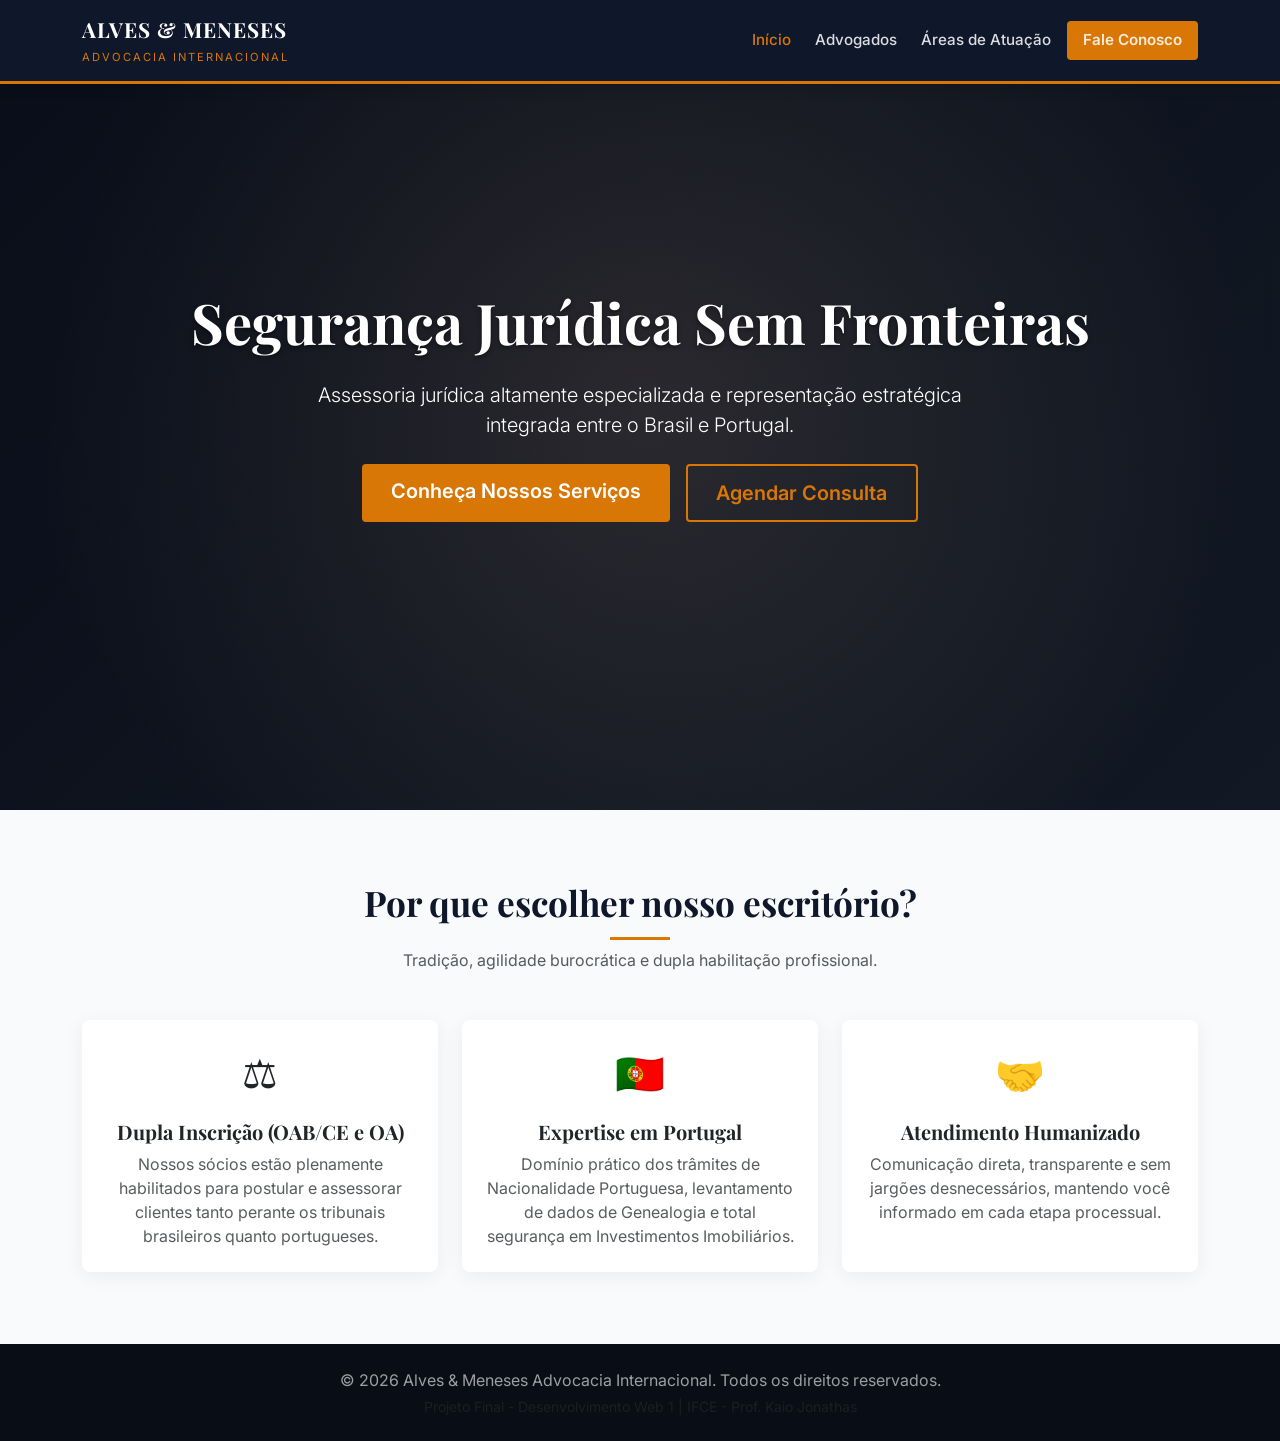
<file: index.html>
<!DOCTYPE html>
<html lang="pt-BR">
<head>
    <meta charset="UTF-8">
    <meta name="viewport" content="width=device-width, initial-scale=1.0">
    <title>Alves & Meneses | Advocacia Internacional Brasil - Portugal</title>
    <link rel="preconnect" href="https://fonts.googleapis.com">
    <link rel="preconnect" href="https://fonts.gstatic.com" crossorigin>
    <link href="https://fonts.googleapis.com/css2?family=Inter:wght@300;400;500;600&family=Playfair+Display:wght@600;700&display=swap" rel="stylesheet">
    <link href="https://cdn.jsdelivr.net/npm/bootstrap@5.3.2/dist/css/bootstrap.min.css" rel="stylesheet">
    <link rel="stylesheet" href="css/style.css">
</head>
<body>

    <header>
        <nav class="navbar navbar-expand-lg navbar-dark fixed-top custom-navbar">
            <div class="container">
                <a class="navbar-brand brand-title" href="index.html">
                    ALVES & MENESES<br><span class="brand-subtitle">Advocacia Internacional</span>
                </a>
                <button class="navbar-toggler" type="button" data-bs-toggle="collapse" data-bs-target="#navbarNav" aria-controls="navbarNav" aria-expanded="false" aria-label="Alternar navegação">
                    <span class="navbar-toggler-icon"></span>
                </button>
                <div class="collapse navbar-collapse justify-content-end" id="navbarNav">
                    <ul class="navbar-nav gap-2">
                        <li class="nav-item"><a class="nav-link active" aria-current="page" href="index.html">Início</a></li>
                        <li class="nav-item"><a class="nav-link" href="sobre.html">Advogados</a></li>
                        <li class="nav-item"><a class="nav-link" href="portfolio.html">Áreas de Atuação</a></li>
                        <li class="nav-item"><a class="nav-link btn-destaque-nav" href="contato.html">Fale Conosco</a></li>
                    </ul>
                </div>
            </div>
        </nav>
    </header>

    <main>
        <section class="hero-section d-flex align-items-center text-center">
            <div class="hero-overlay"></div>
            <div class="container hero-content position-relative">
                <h1 class="display-4 fw-bold">Segurança Jurídica Sem Fronteiras</h1>
                <p class="lead my-4 max-w-700 mx-auto">Assessoria jurídica altamente especializada e representação estratégica integrada entre o Brasil e Portugal.</p>
                <div class="d-flex justify-content-center gap-3 flex-wrap">
                    <a href="portfolio.html" class="btn btn-custom-primary btn-lg">Conheça Nossos Serviços</a>
                    <a href="contato.html" class="btn btn-custom-outline btn-lg">Agendar Consulta</a>
                </div>
            </div>
        </section>

        <section class="py-5 section-fundo-claro">
            <div class="container py-4">
                <div class="text-center mb-5">
                    <h2 class="section-title">Por que escolher nosso escritório?</h2>
                    <p class="text-muted">Tradição, agilidade burocrática e dupla habilitação profissional.</p>
                </div>

                <div class="row g-4">
                    <div class="col-md-4">
                        <div class="card h-100 card-diferencial text-center p-4">
                            <div class="card-icon mb-3">⚖️</div>
                            <h3 class="card-title h5 fw-bold">Dupla Inscrição (OAB/CE e OA)</h3>
                            <p class="card-text text-muted">Nossos sócios estão plenamente habilitados para postular e assessorar clientes tanto perante os tribunais brasileiros quanto portugueses.</p>
                        </div>
                    </div>
                    <div class="col-md-4">
                        <div class="card h-100 card-diferencial text-center p-4">
                            <div class="card-icon mb-3">🇵🇹</div>
                            <h3 class="card-title h5 fw-bold">Expertise em Portugal</h3>
                            <p class="card-text text-muted">Domínio prático dos trâmites de Nacionalidade Portuguesa, levantamento de dados de Genealogia e total segurança em Investimentos Imobiliários.</p>
                        </div>
                    </div>
                    <div class="col-md-4">
                        <div class="card h-100 card-diferencial text-center p-4">
                            <div class="card-icon mb-3">🤝</div>
                            <h3 class="card-title h5 fw-bold">Atendimento Humanizado</h3>
                            <p class="card-text text-muted">Comunicação direta, transparente e sem jargões desnecessários, mantendo você informado em cada etapa processual.</p>
                        </div>
                    </div>
                </div>
            </div>
        </section>
    </main>

    <footer class="footer-custom py-4">
        <div class="container text-center">
            <p class="mb-1">&copy; 2026 Alves & Meneses Advocacia Internacional. Todos os direitos reservados.</p>
            <p class="text-muted small mb-0">Projeto Final - Desenvolvimento Web 1 | IFCE - Prof. Kaio Jonathas</p>
        </div>
    </footer>

    <script src="https://cdn.jsdelivr.net/npm/bootstrap@5.3.2/dist/js/bootstrap.bundle.min.js"></script>
</body>
</html>
</file>
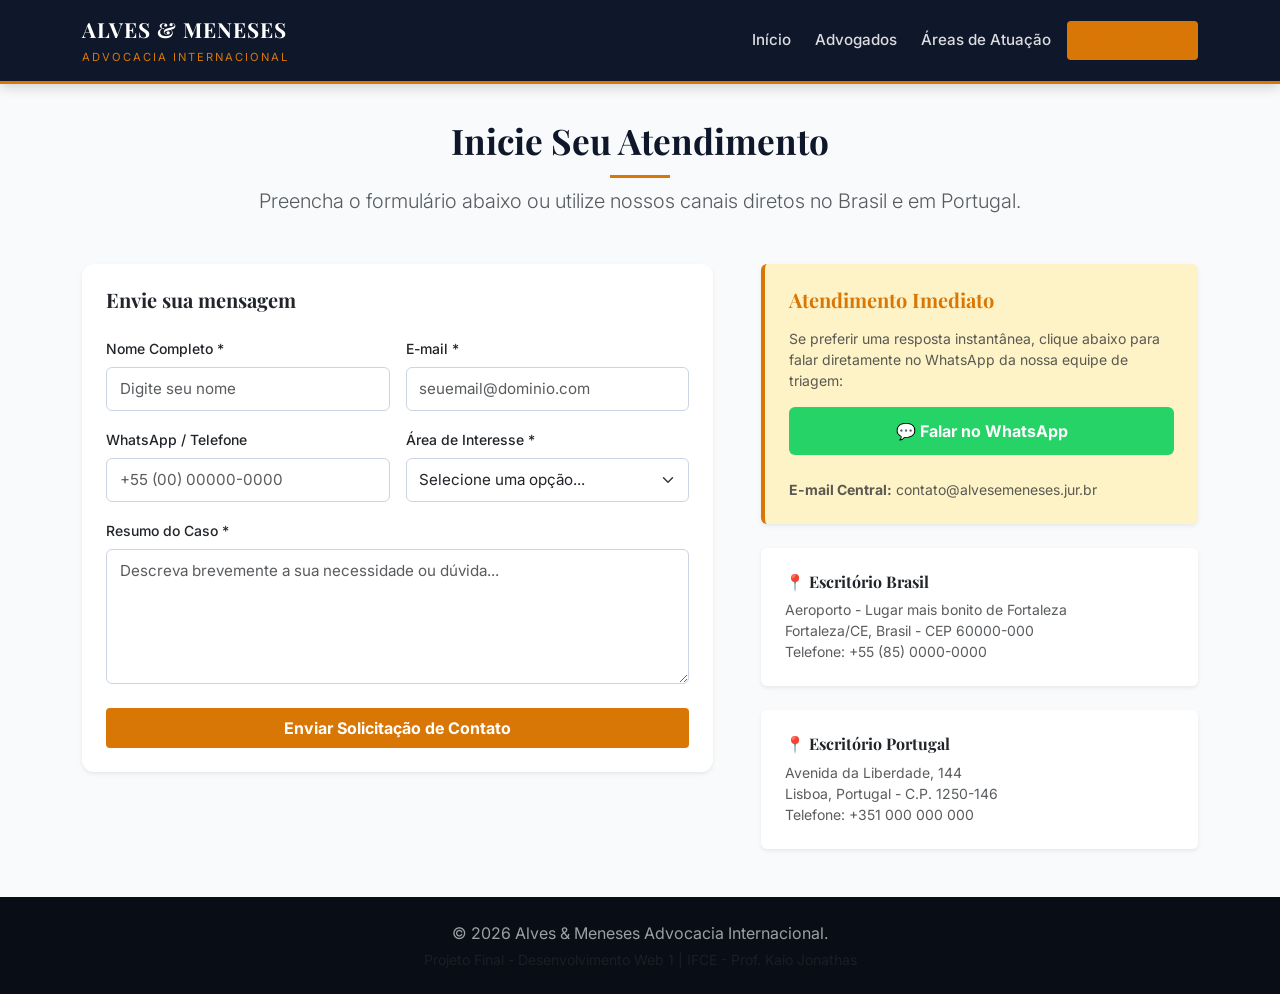
<file: contato.html>
<!DOCTYPE html>
<html lang="pt-BR">
<head>
    <meta charset="UTF-8">
    <meta name="viewport" content="width=device-width, initial-scale=1.0">
    <title>Contato | Alves & Meneses</title>
    <link rel="preconnect" href="https://fonts.googleapis.com">
    <link rel="preconnect" href="https://fonts.gstatic.com" crossorigin>
    <link href="https://fonts.googleapis.com/css2?family=Inter:wght@300;400;500;600&family=Playfair+Display:wght@600;700&display=swap" rel="stylesheet">
    <link href="https://cdn.jsdelivr.net/npm/bootstrap@5.3.2/dist/css/bootstrap.min.css" rel="stylesheet">
    <link rel="stylesheet" href="css/style.css">
</head>
<body class="body-padrao">

    <header>
        <nav class="navbar navbar-expand-lg navbar-dark fixed-top custom-navbar">
            <div class="container">
                <a class="navbar-brand brand-title" href="index.html">
                    ALVES & MENESES<br><span class="brand-subtitle">Advocacia Internacional</span>
                </a>
                <button class="navbar-toggler" type="button" data-bs-toggle="collapse" data-bs-target="#navbarNav" aria-controls="navbarNav">
                    <span class="navbar-toggler-icon"></span>
                </button>
                <div class="collapse navbar-collapse justify-content-end" id="navbarNav">
                    <ul class="navbar-nav gap-2">
                        <li class="nav-item"><a class="nav-link" href="index.html">Início</a></li>
                        <li class="nav-item"><a class="nav-link" href="advogados.html">Advogados</a></li>
                        <li class="nav-item"><a class="nav-link" href="portfolio.html">Áreas de Atuação</a></li>
                        <li class="nav-item"><a class="nav-link active btn-destaque-nav" aria-current="page" href="contato.html">Fale Conosco</a></li>
                    </ul>
                </div>
            </div>
        </nav>
    </header>

    <main class="container py-5 mt-5">
        <div class="text-center mb-5 pt-4">
            <h1 class="section-title">Inicie Seu Atendimento</h1>
            <p class="lead text-muted">Preencha o formulário abaixo ou utilize nossos canais diretos no Brasil e em Portugal.</p>
        </div>

        <div class="row g-5">
            <section class="col-lg-7">
                <div class="card card-form p-4 shadow-sm border-0">
                    <h2 class="h5 fw-bold mb-4">Envie sua mensagem</h2>
                    <form action="#" method="POST" class="row g-3">
                        <div class="col-md-6">
                            <label for="nome" class="form-label fw-medium small">Nome Completo *</label>
                            <input type="text" class="form-control custom-input" id="nome" required placeholder="Digite seu nome">
                        </div>
                        <div class="col-md-6">
                            <label for="email" class="form-label fw-medium small">E-mail *</label>
                            <input type="email" class="form-control custom-input" id="email" required placeholder="seuemail@dominio.com">
                        </div>
                        <div class="col-md-6">
                            <label for="telefone" class="form-label fw-medium small">WhatsApp / Telefone</label>
                            <input type="tel" class="form-control custom-input" id="telefone" placeholder="+55 (00) 00000-0000">
                        </div>
                        <div class="col-md-6">
                            <label for="assunto" class="form-label fw-medium small">Área de Interesse *</label>
                            <select id="assunto" class="form-select custom-input" required>
                                <option value="" selected disabled>Selecione uma opção...</option>
                                <option value="nacionalidade">Nacionalidade Portuguesa</option>
                                <option value="genealogia">Pesquisa Genealógica</option>
                                <option value="imobiliario">Assessoria Imobiliária em Portugal</option>
                                <option value="outro">Outros assuntos jurídicos</option>
                            </select>
                        </div>
                        <div class="col-12">
                            <label for="mensagem" class="form-label fw-medium small">Resumo do Caso *</label>
                            <textarea class="form-control custom-input" id="mensagem" rows="5" required placeholder="Descreva brevemente a sua necessidade ou dúvida..."></textarea>
                        </div>
                        <div class="col-12 mt-4">
                            <button type="submit" class="btn btn-custom-primary w-100 py-2 fw-bold">Enviar Solicitação de Contato</button>
                        </div>
                    </form>
                </div>
            </section>

            <section class="col-lg-5">
                <div class="d-flex flex-column gap-4 h-100 justify-content-between">
                    <div class="card p-4 shadow-sm border-0 bg-fundo-destaque">
                        <h3 class="h5 fw-bold mb-3 text-destaque">Atendimento Imediato</h3>
                        <p class="text-muted small mb-3">Se preferir uma resposta instantânea, clique abaixo para falar diretamente no WhatsApp da nossa equipe de triagem:</p>
                        <a href="https://wa.me/5585999999999" target="_blank" class="btn btn-whatsapp mb-2 fw-bold">
                            💬 Falar no WhatsApp
                        </a>
                        <div class="mt-3 text-muted small">
                            <strong>E-mail Central:</strong> contato@alvesemeneses.jur.br
                        </div>
                    </div>

                    <div class="card p-4 shadow-sm border-0">
                        <h3 class="h6 fw-bold mb-2">📍 Escritório Brasil</h3>
                        <p class="text-muted small mb-0">
                            Aeroporto - Lugar mais bonito de Fortaleza<br>
                            Fortaleza/CE, Brasil - CEP 60000-000<br>
                            Telefone: +55 (85) 0000-0000
                        </p>
                    </div>

                    <div class="card p-4 shadow-sm border-0">
                        <h3 class="h6 fw-bold mb-2">📍 Escritório Portugal</h3>
                        <p class="text-muted small mb-0">
                            Avenida da Liberdade, 144<br>
                            Lisboa, Portugal - C.P. 1250-146<br>
                            Telefone: +351 000 000 000
                        </p>
                    </div>
                </div>
            </section>
        </div>
    </main>

    <footer class="footer-custom py-4 mt-auto">
        <div class="container text-center">
            <p class="mb-1">&copy; 2026 Alves & Meneses Advocacia Internacional.</p>
            <p class="text-muted small mb-0">Projeto Final - Desenvolvimento Web 1 | IFCE - Prof. Kaio Jonathas</p>
        </div>
    </footer>

    <script src="https://cdn.jsdelivr.net/npm/bootstrap@5.3.2/dist/js/bootstrap.bundle.min.js"></script>
</body>
</html>
</file>
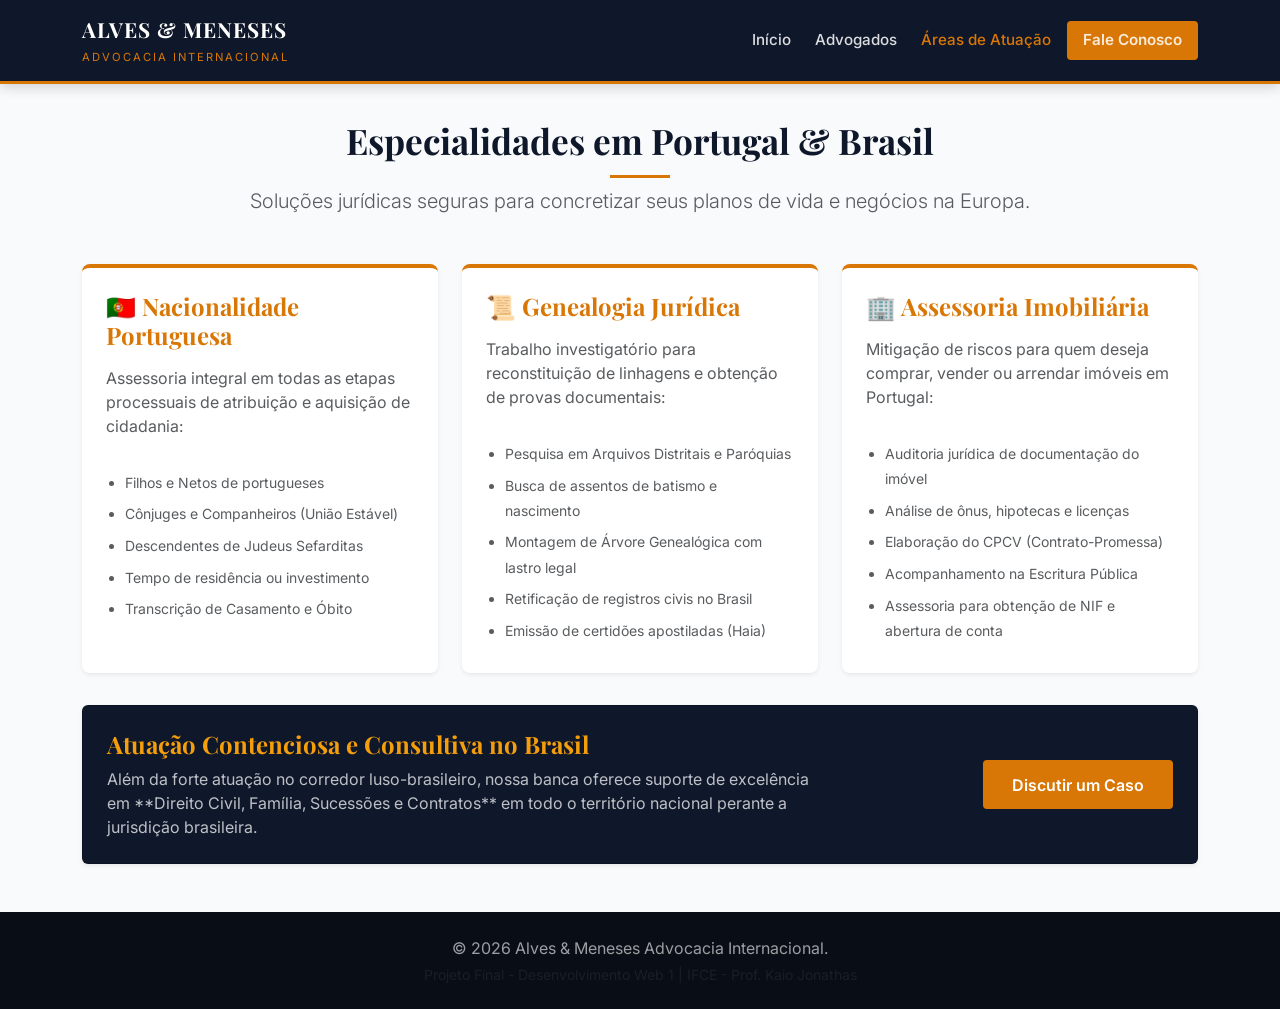
<file: portfolio.html>
<!DOCTYPE html>
<html lang="pt-BR">
<head>
    <meta charset="UTF-8">
    <meta name="viewport" content="width=device-width, initial-scale=1.0">
    <title>Áreas de Atuação | Alves & Meneses</title>
    <link rel="preconnect" href="https://fonts.googleapis.com">
    <link rel="preconnect" href="https://fonts.gstatic.com" crossorigin>
    <link href="https://fonts.googleapis.com/css2?family=Inter:wght@300;400;500;600&family=Playfair+Display:wght@600;700&display=swap" rel="stylesheet">
    <link href="https://cdn.jsdelivr.net/npm/bootstrap@5.3.2/dist/css/bootstrap.min.css" rel="stylesheet">
    <link rel="stylesheet" href="css/style.css">
</head>
<body class="body-padrao">

    <header>
        <nav class="navbar navbar-expand-lg navbar-dark fixed-top custom-navbar">
            <div class="container">
                <a class="navbar-brand brand-title" href="index.html">
                    ALVES & MENESES<br><span class="brand-subtitle">Advocacia Internacional</span>
                </a>
                <button class="navbar-toggler" type="button" data-bs-toggle="collapse" data-bs-target="#navbarNav" aria-controls="navbarNav">
                    <span class="navbar-toggler-icon"></span>
                </button>
                <div class="collapse navbar-collapse justify-content-end" id="navbarNav">
                    <ul class="navbar-nav gap-2">
                        <li class="nav-item"><a class="nav-link" href="index.html">Início</a></li>
                        <li class="nav-item"><a class="nav-link" href="sobre.html">Advogados</a></li>
                        <li class="nav-item"><a class="nav-link active" aria-current="page" href="portfolio.html">Áreas de Atuação</a></li>
                        <li class="nav-item"><a class="nav-link btn-destaque-nav" href="contato.html">Fale Conosco</a></li>
                    </ul>
                </div>
            </div>
        </nav>
    </header>

    <main class="container py-5 mt-5">
        <div class="text-center mb-5 pt-4">
            <h1 class="section-title">Especialidades em Portugal & Brasil</h1>
            <p class="lead text-muted">Soluções jurídicas seguras para concretizar seus planos de vida e negócios na Europa.</p>
        </div>

        <div class="row g-4">
            <div class="col-md-6 col-lg-4">
                <div class="card card-servico h-100 p-4 shadow-sm border-top-destaque">
                    <h2 class="h4 fw-bold mb-3 text-destaque">🇵🇹 Nacionalidade Portuguesa</h2>
                    <p class="text-muted">Assessoria integral em todas as etapas processuais de atribuição e aquisição de cidadania:</p>
                    <ul class="lista-servicos text-muted small mb-0">
                        <li>Filhos e Netos de portugueses</li>
                        <li>Cônjuges e Companheiros (União Estável)</li>
                        <li>Descendentes de Judeus Sefarditas</li>
                        <li>Tempo de residência ou investimento</li>
                        <li>Transcrição de Casamento e Óbito</li>
                    </ul>
                </div>
            </div>

            <div class="col-md-6 col-lg-4">
                <div class="card card-servico h-100 p-4 shadow-sm border-top-destaque">
                    <h2 class="h4 fw-bold mb-3 text-destaque">📜 Genealogia Jurídica</h2>
                    <p class="text-muted">Trabalho investigatório para reconstituição de linhagens e obtenção de provas documentais:</p>
                    <ul class="lista-servicos text-muted small mb-0">
                        <li>Pesquisa em Arquivos Distritais e Paróquias</li>
                        <li>Busca de assentos de batismo e nascimento</li>
                        <li>Montagem de Árvore Genealógica com lastro legal</li>
                        <li>Retificação de registros civis no Brasil</li>
                        <li>Emissão de certidões apostiladas (Haia)</li>
                    </ul>
                </div>
            </div>

            <div class="col-md-6 col-lg-4">
                <div class="card card-servico h-100 p-4 shadow-sm border-top-destaque">
                    <h2 class="h4 fw-bold mb-3 text-destaque">🏢 Assessoria Imobiliária</h2>
                    <p class="text-muted">Mitigação de riscos para quem deseja comprar, vender ou arrendar imóveis em Portugal:</p>
                    <ul class="lista-servicos text-muted small mb-0">
                        <li>Auditoria jurídica de documentação do imóvel</li>
                        <li>Análise de ônus, hipotecas e licenças</li>
                        <li>Elaboração do CPCV (Contrato-Promessa)</li>
                        <li>Acompanhamento na Escritura Pública</li>
                        <li>Assessoria para obtenção de NIF e abertura de conta</li>
                    </ul>
                </div>
            </div>

            <div class="col-12">
                <div class="card card-servico p-4 shadow-sm bg-escuro text-white mt-2">
                    <div class="row align-items-center">
                        <div class="col-md-8 mb-3 mb-md-0">
                            <h3 class="h4 fw-bold text-dourado mb-2">Atuação Contenciosa e Consultiva no Brasil</h3>
                            <p class="mb-0 text-light opacity-75">
                                Além da forte atuação no corredor luso-brasileiro, nossa banca oferece suporte de excelência em **Direito Civil, Família, Sucessões e Contratos** em todo o território nacional perante a jurisdição brasileira.
                            </p>
                        </div>
                        <div class="col-md-4 text-md-end">
                            <a href="contato.html" class="btn btn-custom-primary">Discutir um Caso</a>
                        </div>
                    </div>
                </div>
            </div>
        </div>
    </main>

    <footer class="footer-custom py-4 mt-auto">
        <div class="container text-center">
            <p class="mb-1">&copy; 2026 Alves & Meneses Advocacia Internacional.</p>
            <p class="text-muted small mb-0">Projeto Final - Desenvolvimento Web 1 | IFCE - Prof. Kaio Jonathas</p>
        </div>
    </footer>

    <script src="https://cdn.jsdelivr.net/npm/bootstrap@5.3.2/dist/js/bootstrap.bundle.min.js"></script>
</body>
</html>
</file>
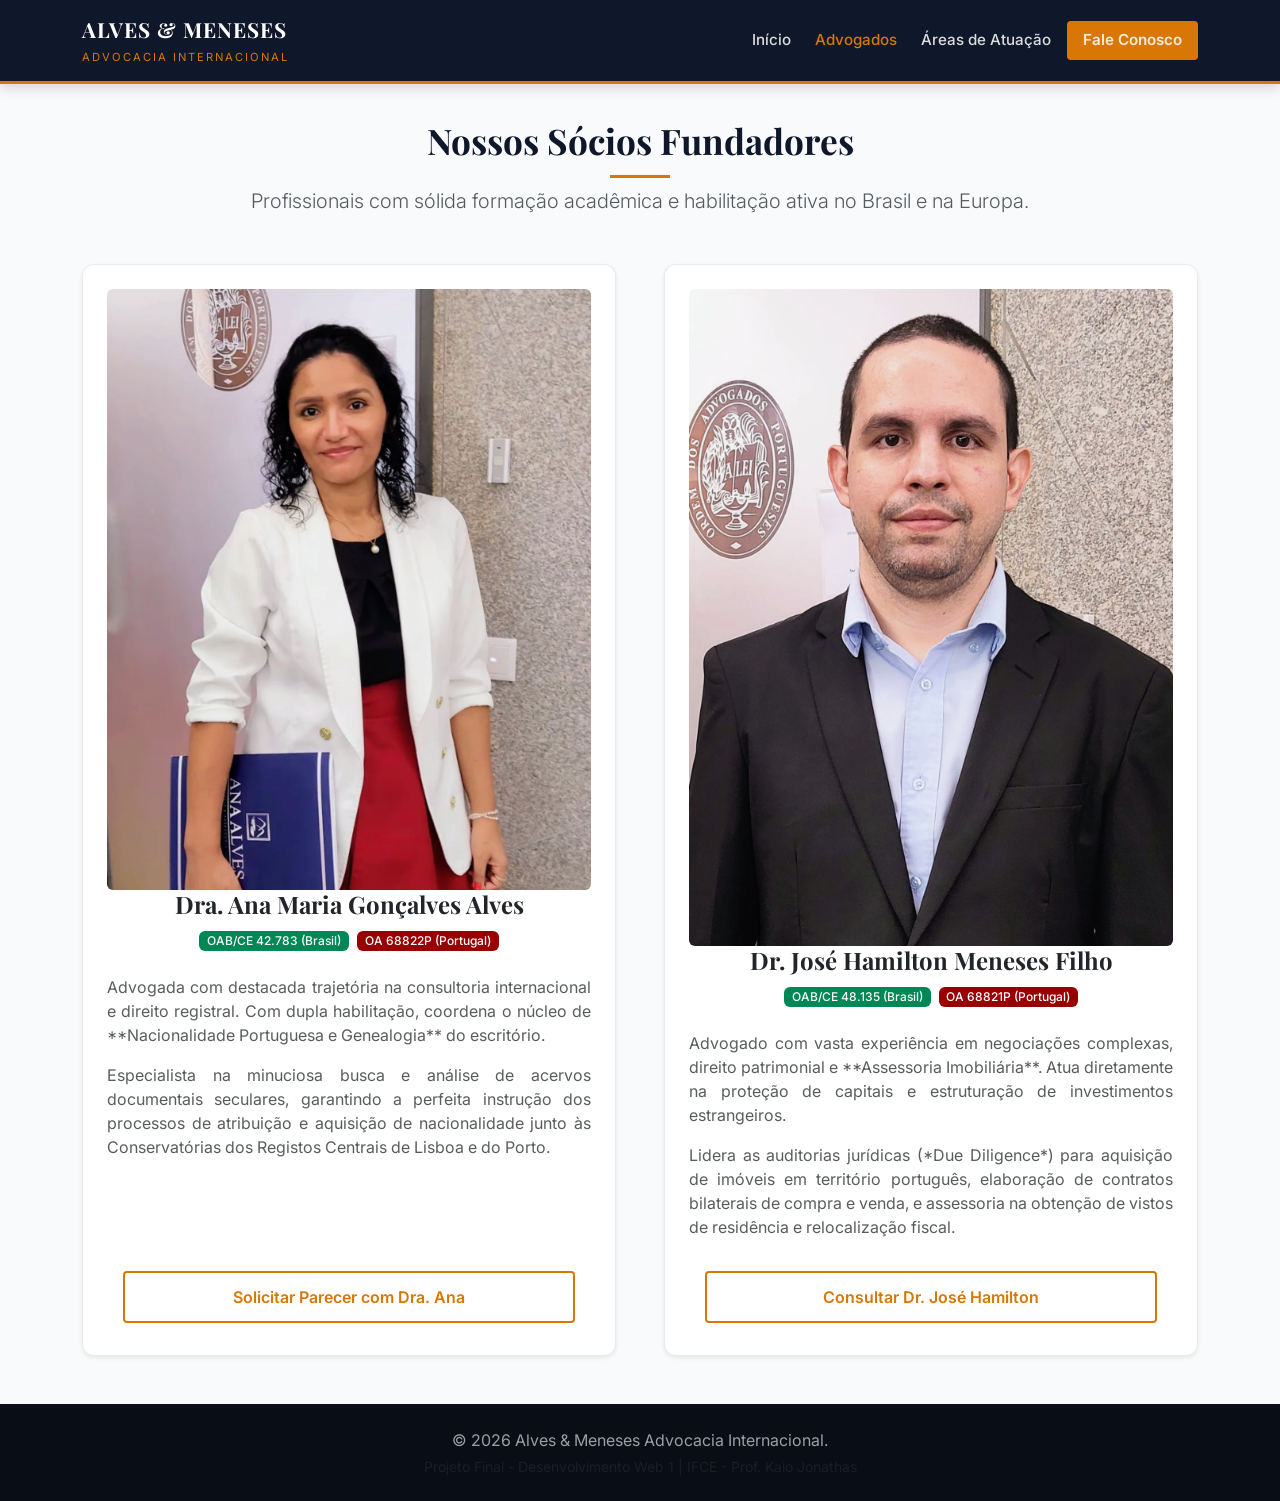
<file: sobre.html>
<!DOCTYPE html>
<html lang="pt-BR">
<head>
    <meta charset="UTF-8">
    <meta name="viewport" content="width=device-width, initial-scale=1.0">
    <title>Advogados Sócios | Alves & Meneses</title>
    <link rel="preconnect" href="https://fonts.googleapis.com">
    <link rel="preconnect" href="https://fonts.gstatic.com" crossorigin>
    <link href="https://fonts.googleapis.com/css2?family=Inter:wght@300;400;500;600&family=Playfair+Display:wght@600;700&display=swap" rel="stylesheet">
    <link href="https://cdn.jsdelivr.net/npm/bootstrap@5.3.2/dist/css/bootstrap.min.css" rel="stylesheet">
    <link rel="stylesheet" href="css/style.css">
</head>
<body class="body-padrao">

    <header>
        <nav class="navbar navbar-expand-lg navbar-dark fixed-top custom-navbar">
            <div class="container">
                <a class="navbar-brand brand-title" href="index.html">
                    ALVES & MENESES<br><span class="brand-subtitle">Advocacia Internacional</span>
                </a>
                <button class="navbar-toggler" type="button" data-bs-toggle="collapse" data-bs-target="#navbarNav" aria-controls="navbarNav">
                    <span class="navbar-toggler-icon"></span>
                </button>
                <div class="collapse navbar-collapse justify-content-end" id="navbarNav">
                    <ul class="navbar-nav gap-2">
                        <li class="nav-item"><a class="nav-link" href="index.html">Início</a></li>
                        <li class="nav-item"><a class="nav-link active" aria-current="page" href="sobre.html">Advogados</a></li>
                        <li class="nav-item"><a class="nav-link" href="portfolio.html">Áreas de Atuação</a></li>
                        <li class="nav-item"><a class="nav-link btn-destaque-nav" href="contato.html">Fale Conosco</a></li>
                    </ul>
                </div>
            </div>
        </nav>
    </header>

    <main class="container py-5 mt-5">
        <div class="text-center mb-5 pt-4">
            <h1 class="section-title">Nossos Sócios Fundadores</h1>
            <p class="lead text-muted">Profissionais com sólida formação acadêmica e habilitação ativa no Brasil e na Europa.</p>
        </div>

        <div class="row g-5">
            <article class="col-lg-6">
                <div class="card card-advogado h-100 p-4 shadow-sm">
                    <div class="d-flex flex-column align-items-center text-center mb-4">
                        <img src="image/draana.jpg" class="img-fluid rounded" alt="Foto profissional da advogada sócia Dra. Ana Maria Gonçalves Alves">
                        <h2 class="h4 fw-bold mb-1">Dra. Ana Maria Gonçalves Alves</h2>
                        <div class="badges-credenciais d-flex gap-2 justify-content-center flex-wrap mt-2">
                            <span class="badge bg-brasil">OAB/CE 42.783 (Brasil)</span>
                            <span class="badge bg-portugal">OA 68822P (Portugal)</span>
                        </div>
                    </div>
                    <div class="card-body p-0">
                        <p class="text-justified text-muted">
                            Advogada com destacada trajetória na consultoria internacional e direito registral. Com dupla habilitação, coordena o núcleo de **Nacionalidade Portuguesa e Genealogia** do escritório.
                        </p>
                        <p class="text-justified text-muted">
                            Especialista na minuciosa busca e análise de acervos documentais seculares, garantindo a perfeita instrução dos processos de atribuição e aquisição de nacionalidade junto às Conservatórias dos Registos Centrais de Lisboa e do Porto.
                        </p>
                    </div>
                    <div class="card-footer bg-transparent border-0 text-center pt-3">
                        <a href="contato.html" class="btn btn-custom-outline w-100">Solicitar Parecer com Dra. Ana</a>
                    </div>
                </div>
            </article>

            <article class="col-lg-6">
                <div class="card card-advogado h-100 p-4 shadow-sm">
                    <div class="d-flex flex-column align-items-center text-center mb-4">
                        <img src="image/drhamilton.jpg" class="img-fluid rounded" alt="Foto profissional do advogado sócio Dr. José Hamilton Meneses Filho">
                        <h2 class="h4 fw-bold mb-1">Dr. José Hamilton Meneses Filho</h2>
                        <div class="badges-credenciais d-flex gap-2 justify-content-center flex-wrap mt-2">
                            <span class="badge bg-brasil">OAB/CE 48.135 (Brasil)</span>
                            <span class="badge bg-portugal">OA 68821P (Portugal)</span>
                        </div>
                    </div>
                    <div class="card-body p-0">
                        <p class="text-justified text-muted">
                            Advogado com vasta experiência em negociações complexas, direito patrimonial e **Assessoria Imobiliária**. Atua diretamente na proteção de capitais e estruturação de investimentos estrangeiros.
                        </p>
                        <p class="text-justified text-muted">
                            Lidera as auditorias jurídicas (*Due Diligence*) para aquisição de imóveis em território português, elaboração de contratos bilaterais de compra e venda, e assessoria na obtenção de vistos de residência e relocalização fiscal.
                        </p>
                    </div>
                    <div class="card-footer bg-transparent border-0 text-center pt-3">
                        <a href="contato.html" class="btn btn-custom-outline w-100">Consultar Dr. José Hamilton</a>
                    </div>
                </div>
            </article>
        </div>
    </main>

    <footer class="footer-custom py-4 mt-auto">
        <div class="container text-center">
            <p class="mb-1">&copy; 2026 Alves & Meneses Advocacia Internacional.</p>
            <p class="text-muted small mb-0">Projeto Final - Desenvolvimento Web 1 | IFCE - Prof. Kaio Jonathas</p>
        </div>
    </footer>

    <script src="https://cdn.jsdelivr.net/npm/bootstrap@5.3.2/dist/js/bootstrap.bundle.min.js"></script>
</body>
</html>
</file>
<file: css/style.css>
/* ==========================================================================
   VARIÁVEIS CSS (Declaradas no :root conforme Aula 4)
   ========================================================================== */
:root {
    --cor-principal: #0f172a;       /* Azul marinho escuro / Tom jurídico soberano */
    --cor-secundaria: #1e293b;      /* Tom intermediário para cards escuros */
    --cor-destaque: #d97706;        /* Dourado/Âmbar requintado */
    --cor-destaque-hover: #b45309;  /* Dourado escuro para hover */
    --cor-texto: #334155;           /* Chumbo escuro para excelente leitura */
    --cor-texto-mutado: #64748b;    /* Cinza médio */
    --cor-fundo: #f8fafc;           /* Cinza super claro / Off-white */
    --cor-branco: #ffffff;
    
    --fonte-base: 'Inter', system-ui, -apple-system, sans-serif;
    --fonte-titulo: 'Playfair Display', serif;
}

/* ==========================================================================
   REGRAS GERAIS E RESETS
   ========================================================================== */
body {
    font-family: var(--fonte-base);
    color: var(--cor-texto);
    background-color: var(--cor-fundo);
    display: flex;
    flex-direction: column;
    min-height: 100vh;
}

h1, h2, h3, h4, h5, h6 {
    font-family: var(--fonte-titulo);
    color: var(--cor-principal);
}

/* utilitários */
.text-justified { text-align: justify; }
.text-destaque { color: var(--cor-destaque) !important; }
.text-dourado { color: #f59e0b !important; }
.bg-escuro { background-color: var(--cor-principal) !important; }

/* ==========================================================================
   SOBRESCREVENDO A NAVBAR DO BOOTSTRAP (Conforme Aula 3 e 7)
   ========================================================================== */
.custom-navbar {
    background-color: var(--cor-principal) !important;
    border-bottom: 3px solid var(--cor-destaque);
    padding-top: 0.8rem;
    padding-bottom: 0.8rem;
    box-shadow: 0 4px 12px rgba(0,0,0,0.15);
}

.brand-title {
    font-family: var(--fonte-titulo);
    font-size: 1.3rem;
    font-weight: 700;
    line-height: 1.1;
    letter-spacing: 1px;
}

.brand-subtitle {
    font-family: var(--fonte-base);
    font-size: 0.7rem;
    font-weight: 400;
    color: var(--cor-destaque);
    text-transform: uppercase;
    letter-spacing: 2px;
}

.navbar-nav .nav-link {
    font-weight: 500;
    font-size: 0.95rem;
    color: rgba(255,255,255,0.85) !important;
    transition: color 0.2s ease;
}

.navbar-nav .nav-link:hover,
.navbar-nav .nav-link.active {
    color: var(--cor-destaque) !important;
}

.btn-destaque-nav {
    background-color: var(--cor-destaque);
    color: var(--cor-branco) !important;
    border-radius: 4px;
    padding-left: 1rem !important;
    padding-right: 1rem !important;
    font-weight: 600 !important;
}

.btn-destaque-nav:hover {
    background-color: var(--cor-destaque-hover);
    color: var(--cor-branco) !important;
}

/* ==========================================================================
   HERO SECTION (Página Inicial)
   ========================================================================== */
.hero-section {
    position: relative;
    height: 90vh;
    background: linear-gradient(135deg, #0f172a 0%, #1e293b 100%);
    color: var(--cor-branco);
    overflow: hidden;
}

.hero-overlay {
    position: absolute;
    top: 0; left: 0; width: 100%; height: 100%;
    background: radial-gradient(circle at center, rgba(217,119,6,0.1) 0%, rgba(0,0,0,0.4) 80%);
}

.hero-content {
    z-index: 2;
}

.hero-content h1 {
    color: var(--cor-branco);
    text-shadow: 0 2px 4px rgba(0,0,0,0.5);
}

.max-w-700 { max-width: 700px; }

/* ==========================================================================
   BOTÕES CUSTOMIZADOS (CORRIGIDO WCAG CONTRASTE - AULA 4 e 6)
   ========================================================================== */
.btn-custom-primary {
    background-color: var(--cor-destaque);
    color: var(--cor-branco);
    border: none;
    font-weight: 600;
    padding: 0.8rem 1.8rem;
    border-radius: 4px;
    transition: all 0.2s;
}

.btn-custom-primary:hover {
    background-color: var(--cor-destaque-hover);
    color: var(--cor-branco);
    transform: translateY(-2px);
}

/* CORREÇÃO DO BOTÃO CONSULTAR: COR DO TEXTO DEFINIDA NO ESTADO PADRÃO */
.btn-custom-outline {
    background-color: transparent;
    color: var(--cor-destaque);           /* AJUSTADO: Texto escuro/destaque no padrão */
    border: 2px solid var(--cor-destaque);
    font-weight: 600;
    padding: 0.75rem 1.8rem;
    border-radius: 4px;
    transition: background-color 0.2s ease, color 0.2s ease; /* Transição suave */
}

.btn-custom-outline:hover {
    background-color: var(--cor-destaque);
    color: var(--cor-branco);             /* Mantido o texto branco apenas no hover */
}

/* ==========================================================================
   CARDS E SEÇÕES (UX e Hierarquia Visual - Aula 6)
   ========================================================================== */
.section-title {
    font-size: 2.2rem;
    font-weight: 700;
    margin-bottom: 0.5rem;
    position: relative;
    padding-bottom: 1rem;
}

.section-title::after {
    content: "";
    position: absolute;
    bottom: 0;
    left: 50%;
    transform: translateX(-50%);
    width: 60px;
    height: 3px;
    background-color: var(--cor-destaque);
}

.card-diferencial {
    border: none;
    border-radius: 8px;
    box-shadow: 0 4px 20px rgba(0,0,0,0.06);
    transition: transform 0.3s ease;
}

.card-diferencial:hover {
    transform: translateY(-5px);
}

.card-icon {
    font-size: 2.5rem;
}

/* ==========================================================================
   PÁGINA: ADVOGADOS
   ========================================================================== */
.card-advogado {
    border: 1px solid rgba(0,0,0,0.08);
    border-radius: 12px;
    background-color: var(--cor-branco);
}

.avatar-advogado {
    width: 80px;
    height: 80px;
    border-radius: 50%;
    background-color: var(--cor-secundaria);
    color: var(--cor-destaque);
    font-family: var(--fonte-titulo);
    font-size: 2rem;
    font-weight: 700;
    display: flex;
    align-items: center;
    justify-content: center;
    border: 2px solid var(--cor-destaque);
}

.bg-brasil { background-color: #008756; color: white; font-weight: 500; }
.bg-portugal { background-color: #990000; color: white; font-weight: 500; }

/* ==========================================================================
   PÁGINA: SERVIÇOS
   ========================================================================== */
.border-top-destaque {
    border: none;
    border-top: 4px solid var(--cor-destaque);
    border-radius: 8px;
}

.lista-servicos {
    padding-left: 1.2rem;
    margin-top: 1rem;
    line-height: 1.8;
}

.lista-servicos li {
    margin-bottom: 0.4rem;
}

/* ==========================================================================
   PÁGINA: CONTATO E FORMULÁRIO
   ========================================================================== */
.card-form {
    border-radius: 12px;
}

.custom-input {
    border: 1px solid #cbd5e1;
    border-radius: 6px;
    padding: 0.6rem 0.8rem;
    font-size: 0.95rem;
}

.custom-input:focus {
    border-color: var(--cor-destaque);
    box-shadow: 0 0 0 0.25rem rgba(217,119,6,0.15);
}

.bg-fundo-destaque {
    background-color: #fef3c7; /* Amarelo bem suave */
    border-left: 4px solid var(--cor-destaque) !important;
}

.btn-whatsapp {
    background-color: #25D366;
    color: white;
    border: none;
    padding: 0.75rem;
    border-radius: 6px;
    text-align: center;
    display: block;
}

.btn-whatsapp:hover {
    background-color: #1fad53;
    color: white;
}

/* ==========================================================================
   RODAPÉ
   ========================================================================== */
.footer-custom {
    background-color: #090d16;
    color: rgba(255,255,255,0.6);
}

/* ==========================================================================
   MEDIA QUERIES (Responsividade Avançada - Aula 5)
   ========================================================================== */
@media (max-width: 768px) {
    .hero-section {
        height: 80vh;
    }
    .hero-content h1 { font-size: 2.2rem; }
    .section-title { font-size: 1.8rem; }
}
</file>
